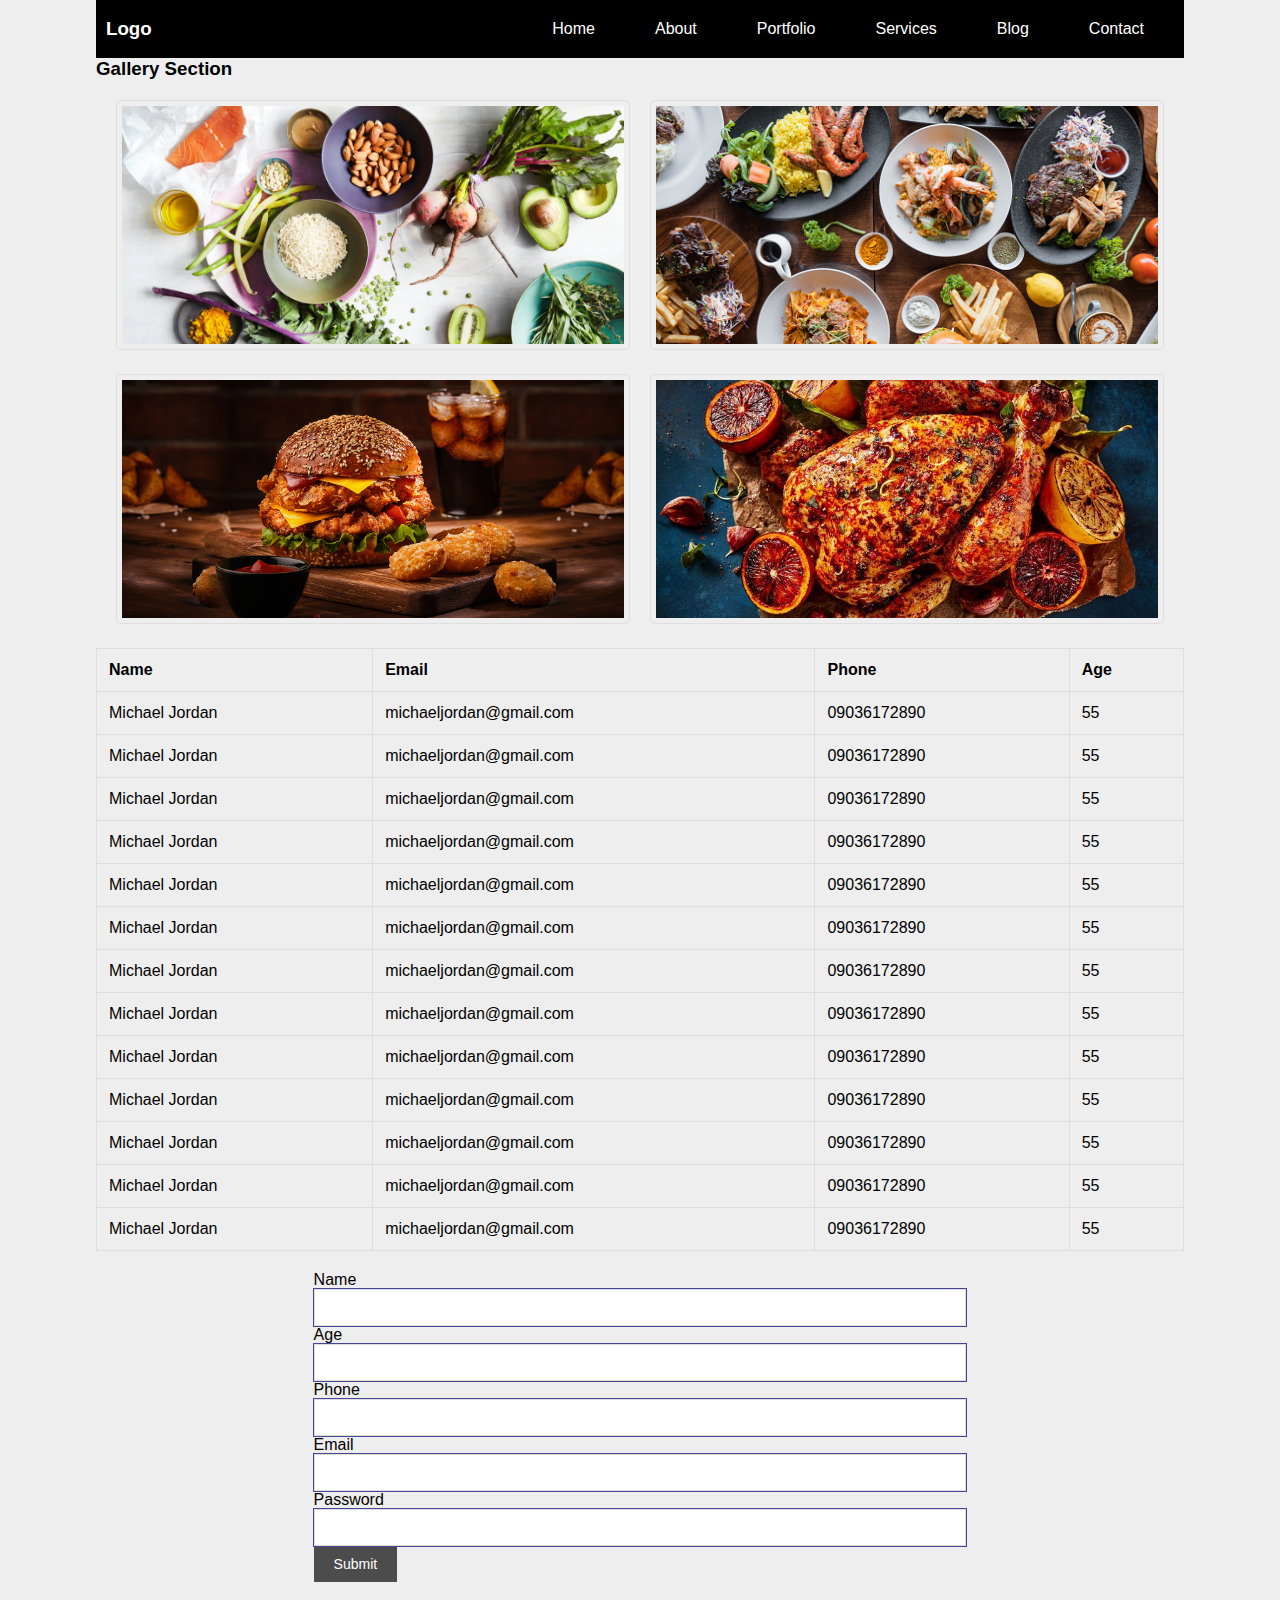
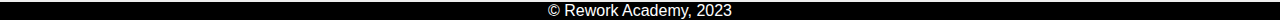
<file: Class 1/bootstrap/index.html>
<!DOCTYPE html>
<html lang="en">
  <head>
    <meta charset="UTF-8" />
    <meta http-equiv="X-UA-Compatible" content="IE=edge" />
    <meta name="viewport" content="width=device-width, initial-scale=1.0" />
    <link rel="stylesheet" href="./style.css" />
    <title>Bootstrap Website</title>
  </head>
  <body>
    <header class="container">
      <nav class="navigation bg-black flex-justify">
        <h3>Logo</h3>
        <ul class="navigation-items">
          <li><a class="navigation-links text-white" href="#">Home</a></li>
          <li><a class="navigation-links text-white" href="#">About</a></li>
          <li><a class="navigation-links text-white" href="#">Portfolio</a></li>
          <li><a class="navigation-links text-white" href="#">Services</a></li>
          <li><a class="navigation-links text-white" href="#">Blog</a></li>
          <li><a class="navigation-links text-white" href="#">Contact</a></li>
        </ul>
      </nav>
    </header>
    <main class="container">
      <div>
        <h3>Gallery Section</h3>
        <div class="container-full grid grid-col-2 gap-2 grid-col-m grid-col-sm">
          <div><img class="img-thumbnail" src="./images/food1.jpg" alt="Image" /></div>
          <div><img class="img-thumbnail" src="./images/food2.jpg" alt="Image" /></div>
          <div><img class="img-thumbnail" src="./images/food3.jpg" alt="Image" /></div>
          <div><img class="img-thumbnail" src="./images/food5.jpg" alt="Image" /></div>
        </div>
      </div>
      <table class="table table-odd table-bordered">
        <thead>
          <tr>
            <th>Name</th>
            <th>Email</th>
            <th>Phone</th>
            <th>Age</th>
          </tr>
        </thead>
        <tbody>
          <tr>
            <td>Michael Jordan</td>
            <td>michaeljordan@gmail.com</td>
            <td>09036172890</td>
            <td>55</td>
          </tr>
          <tr>
            <td>Michael Jordan</td>
            <td>michaeljordan@gmail.com</td>
            <td>09036172890</td>
            <td>55</td>
          </tr>
          <tr>
            <td>Michael Jordan</td>
            <td>michaeljordan@gmail.com</td>
            <td>09036172890</td>
            <td>55</td>
          </tr>
          <tr>
            <td>Michael Jordan</td>
            <td>michaeljordan@gmail.com</td>
            <td>09036172890</td>
            <td>55</td>
          </tr>
          <tr>
            <td>Michael Jordan</td>
            <td>michaeljordan@gmail.com</td>
            <td>09036172890</td>
            <td>55</td>
          </tr>
          <tr>
            <td>Michael Jordan</td>
            <td>michaeljordan@gmail.com</td>
            <td>09036172890</td>
            <td>55</td>
          </tr>
          <tr>
            <td>Michael Jordan</td>
            <td>michaeljordan@gmail.com</td>
            <td>09036172890</td>
            <td>55</td>
          </tr>
          <tr>
            <td>Michael Jordan</td>
            <td>michaeljordan@gmail.com</td>
            <td>09036172890</td>
            <td>55</td>
          </tr>
          <tr>
            <td>Michael Jordan</td>
            <td>michaeljordan@gmail.com</td>
            <td>09036172890</td>
            <td>55</td>
          </tr>
          <tr>
            <td>Michael Jordan</td>
            <td>michaeljordan@gmail.com</td>
            <td>09036172890</td>
            <td>55</td>
          </tr>
          <tr>
            <td>Michael Jordan</td>
            <td>michaeljordan@gmail.com</td>
            <td>09036172890</td>
            <td>55</td>
          </tr>
          <tr>
            <td>Michael Jordan</td>
            <td>michaeljordan@gmail.com</td>
            <td>09036172890</td>
            <td>55</td>
          </tr>
          <tr>
            <td>Michael Jordan</td>
            <td>michaeljordan@gmail.com</td>
            <td>09036172890</td>
            <td>55</td>
          </tr>
        </tbody>
      </table>
      <form action="" style="width: 60%; margin: 20px auto">
        <div><label for="">Name</label><input class="form-input" type="text" /></div>
        <div><label for="">Age</label><input class="form-input" type="text" /></div>
        <div><label for="">Phone</label><input class="form-input" type="text" /></div>
        <div><label for="">Email</label><input class="form-input" type="text" /></div>
        <div><label for="">Password</label><input class="form-input" type="text" /></div>
        <div>
          <button class="btn bg-grey text-white">Submit</button>
        </div>
      </form>
    </main>
    <footer class="bg-black text-white text-center">
      <p>&copy; Rework Academy, 2023</p>
    </footer>
  </body>
</html>
</file>
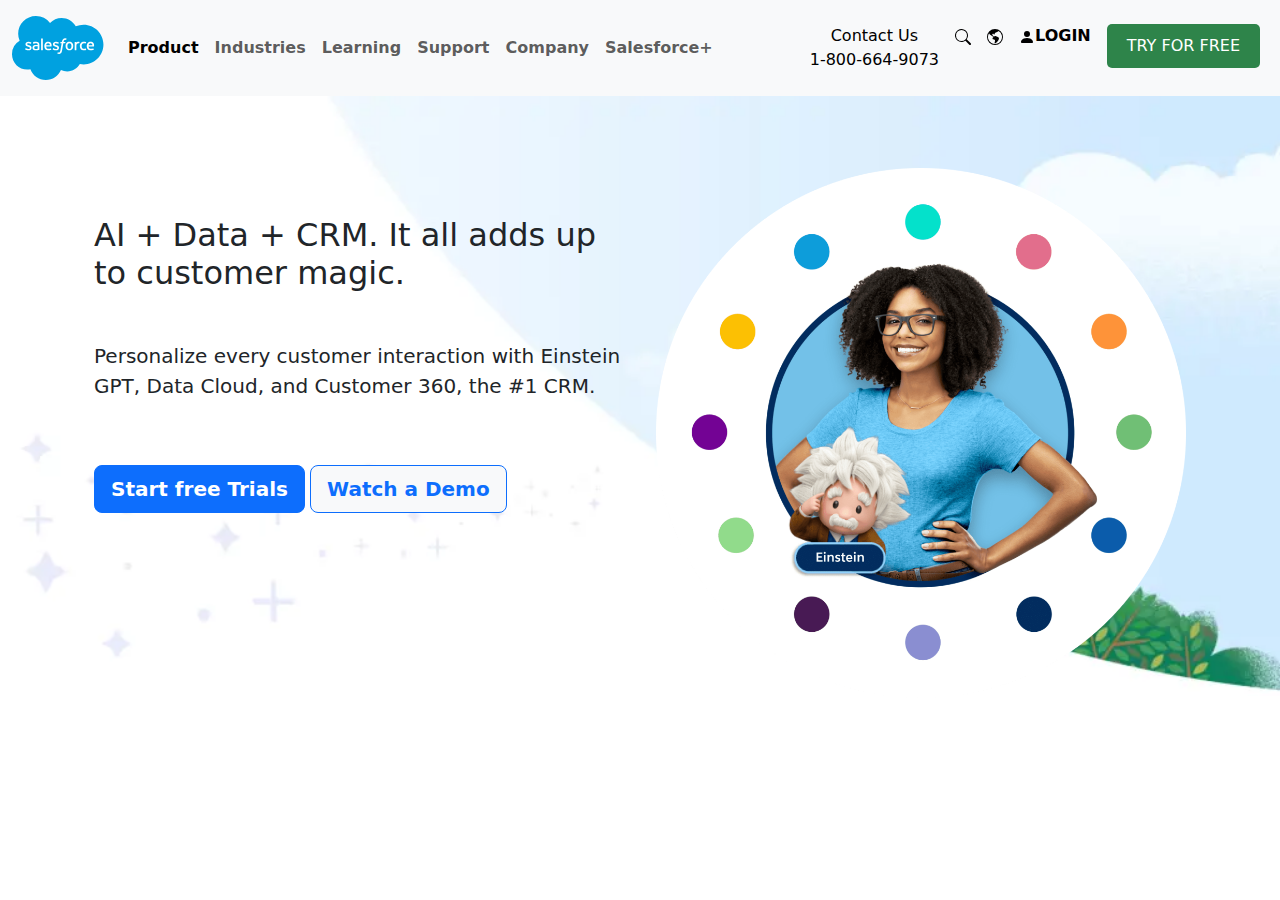
<file: Class 1/bootstrap/Assignment/index.html>
<!DOCTYPE html>
<html lang="en">
<head>
    <meta charset="UTF-8">
    <meta http-equiv="X-UA-Compatible" content="IE=edge">
    <meta name="viewport" content="width=device-width, initial-scale=1.0">
    <link rel="stylesheet" href="bootstrap.min.css">
    <title>Assingment 1</title>
</head>
<body>
    <nav class="navbar navbar-expand-lg bg-body-tertiary">
        <div class="container-fluid">
          <a class="navbar-brand" href="#"><img src="./img/logo-salesforce.svg" alt=""></a>
          <button class="navbar-toggler" type="button" data-bs-toggle="collapse" data-bs-target="#navbarText" aria-controls="navbarText" aria-expanded="false" aria-label="Toggle navigation">
            <span class="navbar-toggler-icon"></span>
          </button>
          <div class="collapse navbar-collapse" id="navbarText">
            <ul class="navbar-nav me-auto mb-2 mb-lg-0">
              <li class="nav-item">
                <a class="nav-link active" aria-current="page" href="#"><strong>Product</strong></a>
              </li>
              <li class="nav-item">
                <a class="nav-link" href="#"><strong>Industries</strong></a>
              </li>
              <li class="nav-item">
                <a class="nav-link" href="#"><Strong>Learning</Strong></a>
              </li>
              <li class="nav-item">
                <a class="nav-link" href="#"><Strong>Support</Strong></a>
              </li>
              <li class="nav-item">
                <a class="nav-link" href="#"><Strong>Company</Strong></a>
              </li>
              <li class="nav-item">
                <a class="nav-link" href="#"><Strong>Salesforce+</Strong></a>
              </li>
            </ul>
            <span class="navbar-text">
                <ul class="navbar-nav me-auto mb-2 mb-lg-0">
                    <li class="nav-item">
                      <a class="nav-link active" aria-current="page" href="#">Contact Us <br>
                        1-800-664-9073</a>
                    </li>
                    <li class="nav-item">
                      <a class="nav-link" href="#"><strong><svg xmlns="http://www.w3.org/2000/svg" width="16" height="16" fill="currentColor" class="bi bi-search" viewBox="0 0 16 16">
                        <path d="M11.742 10.344a6.5 6.5 0 1 0-1.397 1.398h-.001c.03.04.062.078.098.115l3.85 3.85a1 1 0 0 0 1.415-1.414l-3.85-3.85a1.007 1.007 0 0 0-.115-.1zM12 6.5a5.5 5.5 0 1 1-11 0 5.5 5.5 0 0 1 11 0z"/>
                      </svg></strong></a>
                    </li>
                    <li class="nav-item">
                      <a class="nav-link" href="#"><Strong><svg xmlns="http://www.w3.org/2000/svg" width="16" height="16" fill="currentColor" class="bi bi-globe-americas" viewBox="0 0 16 16">
                        <path d="M8 0a8 8 0 1 0 0 16A8 8 0 0 0 8 0ZM2.04 4.326c.325 1.329 2.532 2.54 3.717 3.19.48.263.793.434.743.484-.08.08-.162.158-.242.234-.416.396-.787.749-.758 1.266.035.634.618.824 1.214 1.017.577.188 1.168.38 1.286.983.082.417-.075.988-.22 1.52-.215.782-.406 1.48.22 1.48 1.5-.5 3.798-3.186 4-5 .138-1.243-2-2-3.5-2.5-.478-.16-.755.081-.99.284-.172.15-.322.279-.51.216-.445-.148-2.5-2-1.5-2.5.78-.39.952-.171 1.227.182.078.099.163.208.273.318.609.304.662-.132.723-.633.039-.322.081-.671.277-.867.434-.434 1.265-.791 2.028-1.12.712-.306 1.365-.587 1.579-.88A7 7 0 1 1 2.04 4.327Z"/>
                      </svg></Strong></a>
                    </li>
                    <li class="nav-item">
                      <a class="nav-link" href="#"><Strong><svg xmlns="http://www.w3.org/2000/svg" width="16" height="16" fill="currentColor" class="bi bi-person-fill" viewBox="0 0 16 16">
                        <path d="M3 14s-1 0-1-1 1-4 6-4 6 3 6 4-1 1-1 1H3Zm5-6a3 3 0 1 0 0-6 3 3 0 0 0 0 6Z"/>
                      </svg>LOGIN</Strong></a>
                    </li>
                    <li class="nav-item">
                      <a class="nav-link" href="#"><Strong><button class="try">TRY FOR FREE</button></Strong></a>
                    </li>
                </ul>
            </span>
          </div>
        </div>
      </nav>
      <div class="banner lg-6 md-6-sm-12" >
        <div class="banner- d-flex justify-content-between-sm-between align-items-center-sm-between position-relative p-2 lg6 mt-5 container-fluid container-lg container-md container-sm" >
            <div class="left w-50 p-3 "><h1 class=" h1 fs-2 fw-1 mt-5">AI + Data + CRM. It all adds up to customer magic.</h1>
                <p class="mt-5 fs-5">Personalize every customer interaction with Einstein GPT, Data Cloud, and Customer 360, the #1 CRM.</p>
                <button class="btn btn-primary btn-lg  mt-5"><strong>Start free Trials</strong></button> <button class="mt-5 btn btn-light btn-outline-primary btn-lg"><strong>Watch a Demo</strong></button>
            </div>
            <div class="right w-50 p-3 md-6-sm-12">
                <img class="w-100 img-fluid" src="./img/girl.webp" alt="">
            </div>
        </div>
      </div>
        <div  class="mt-10">
            <h2>What's new at Salesforce?</h2></div>
      <style>

        .navbar-text{
            display: flex;
            align-items: center;
            text-align: center;
            gap: 2rem;
        }
        .try{
            padding: 10px 20px;
            background-color: #2e844a ;
            border: none;
            color: white;
            border-radius: 5px;
        }

        .banner{
            background-image: url(./img/background\ image.webp);
            height: 600px;
            width: 100%;
            background-repeat: no-repeat;
            background-size: cover;
            position: absolute;
        }

    
      </style>

    <script src="popper.min.js"></script>
    <script src="bootstrap.bundle.min.js"></script>
</body>
</html>
</file>
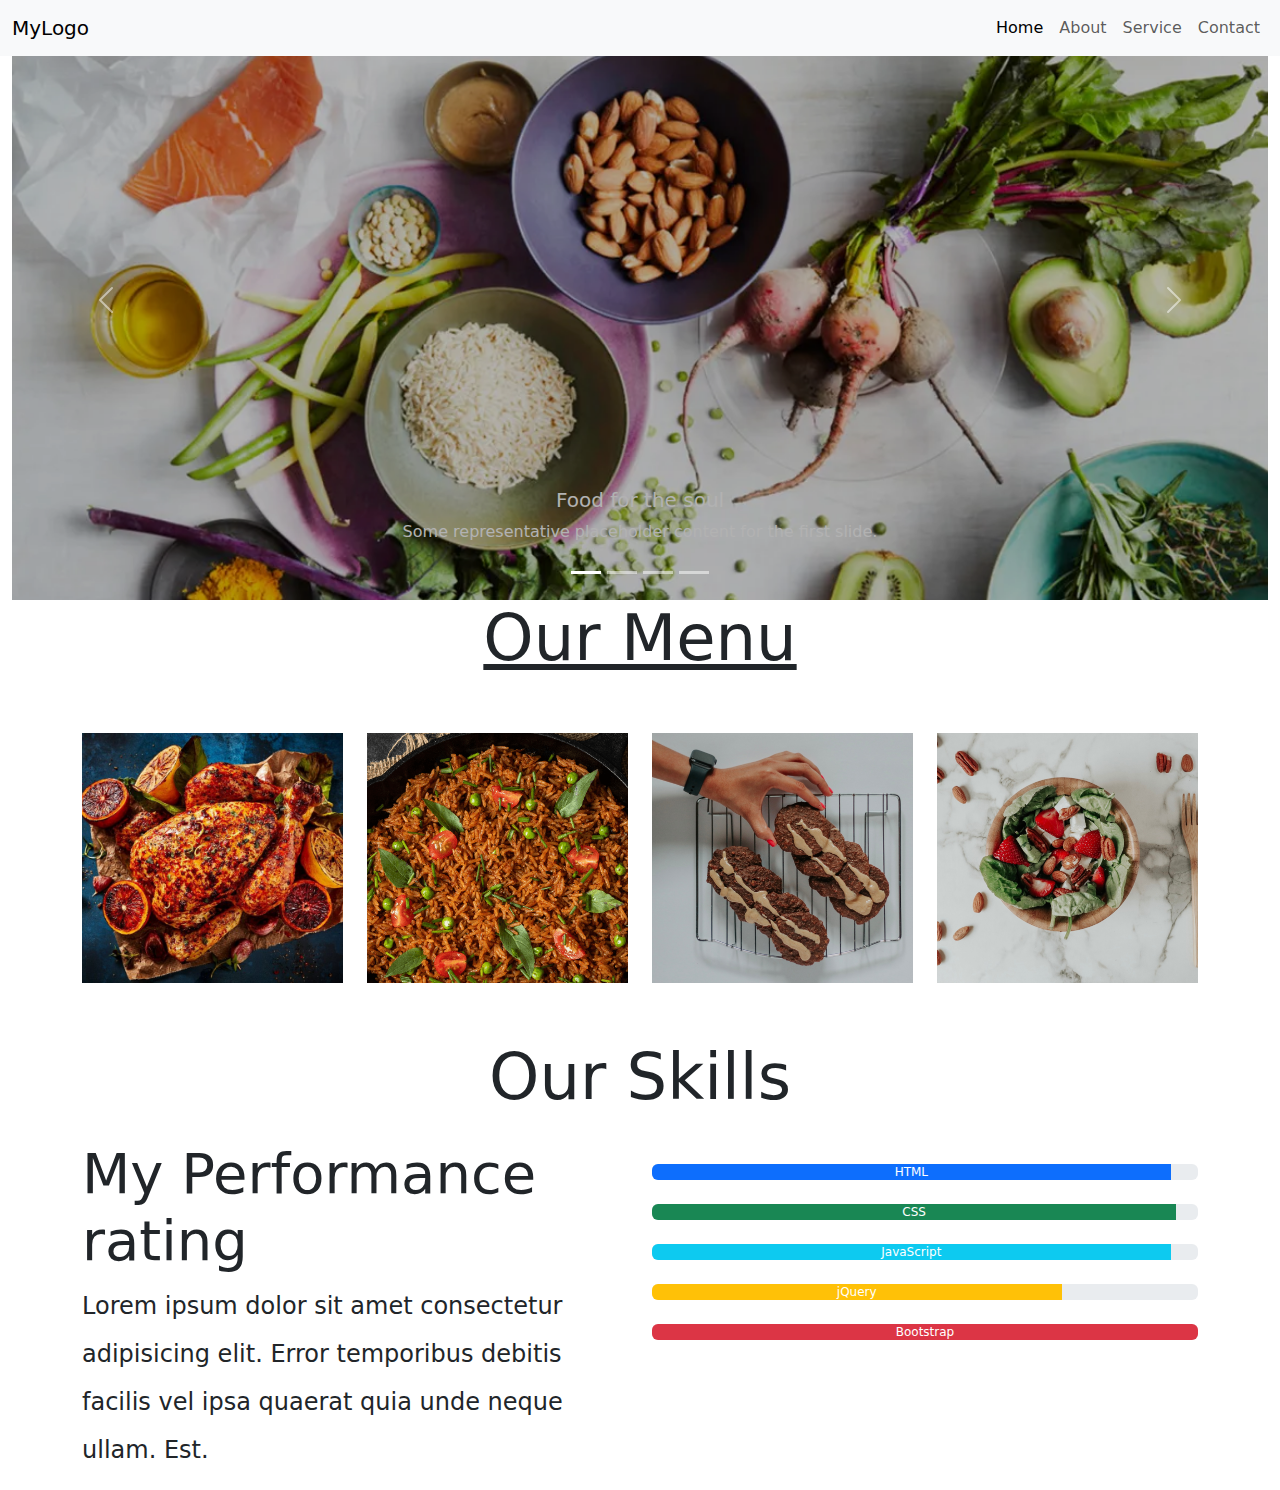
<file: Class 1/bootstrap/home.html>
<!DOCTYPE html>
<html lang="en">
  <head>
    <meta charset="UTF-8" />
    <meta http-equiv="X-UA-Compatible" content="IE=edge" />
    <meta name="viewport" content="width=device-width, initial-scale=1.0" />
    <link rel="stylesheet" href="./bootstrap.min.css" />
    <title>Bootstrap</title>
  </head>
  <style>
    body {
      overflow-x: hidden;
    }
    .carousel-inner::after {
      position: absolute;
      background: rgba(0, 0, 0, 0.3);
      width: 100%;
      height: 100%;
    }
    .carousel-item img {
      height: 600px;
      object-fit: cover;
      object-position: top;
    }
    .row img {
      height: 250px;
      object-fit: cover;
      width: 100%;
    }
  </style>
  <body>
    <div class="container-fluid">
      <header>
        <nav class="navbar navbar-expand-md bg-body-tertiary fixed-top">
          <div class="container-fluid">
            <a class="navbar-brand" href="home.html">MyLogo</a>
            <button
              class="navbar-toggler"
              type="button"
              data-bs-toggle="collapse"
              data-bs-target="#navbarNav"
              aria-controls="navbarNav"
              aria-expanded="false"
              aria-label="Toggle navigation"
            >
              <span class="navbar-toggler-icon"></span>
            </button>
            <div class="collapse navbar-collapse" id="navbarNav">
              <ul class="navbar-nav ms-auto">
                <li class="nav-item">
                  <a class="nav-link active" aria-current="page" href="#">Home</a>
                </li>
                <li class="nav-item">
                  <a class="nav-link" href="#">About</a>
                </li>
                <li class="nav-item">
                  <a class="nav-link" href="#">Service</a>
                </li>
                <li class="nav-item">
                  <a class="nav-link">Contact</a>
                </li>
              </ul>
            </div>
          </div>
        </nav>
      </header>
      <main>
        <div class="banner">
          <div id="carouselExampleCaptions" class="carousel slide">
            <div class="carousel-indicators">
              <button type="button" data-bs-target="#carouselExampleCaptions" data-bs-slide-to="0" class="active" aria-current="true" aria-label="Slide 1"></button>
              <button type="button" data-bs-target="#carouselExampleCaptions" data-bs-slide-to="1" aria-label="Slide 2"></button>
              <button type="button" data-bs-target="#carouselExampleCaptions" data-bs-slide-to="2" aria-label="Slide 3"></button>
              <button type="button" data-bs-target="#carouselExampleCaptions" data-bs-slide-to="3" aria-label="Slide 4"></button>
            </div>
            <div class="carousel-inner">
              <div class="carousel-item active">
                <img src="./images/food1.jpg" class="d-block w-100" alt="Image" />
                <div class="carousel-caption d-none d-md-block">
                  <h5>Food for the soul</h5>
                  <p>Some representative placeholder content for the first slide.</p>
                </div>
              </div>
              <div class="carousel-item">
                <img src="./images/food2.jpg" class="d-block w-100" alt="Image" />
                <div class="carousel-caption d-none d-md-block">
                  <h5>Seafood and Assorted stuff</h5>
                  <p>Some representative placeholder content for the second slide.</p>
                </div>
              </div>
              <div class="carousel-item">
                <img src="./images/food3.jpg" class="d-block w-100" alt="..." />
                <div class="carousel-caption d-none d-md-block">
                  <h5>Delicious Hamburger</h5>
                  <p>Some representative placeholder content for the third slide.</p>
                </div>
              </div>
              <div class="carousel-item">
                <img src="./images/food6.jpg" class="d-block w-100" alt="Image" />
                <div class="carousel-caption d-none d-md-block">
                  <h5>American Jollof</h5>
                  <p>Some representative placeholder content for the third slide.</p>
                </div>
              </div>
            </div>
            <button class="carousel-control-prev" type="button" data-bs-target="#carouselExampleCaptions" data-bs-slide="prev">
              <span class="carousel-control-prev-icon" aria-hidden="true"></span>
              <span class="visually-hidden">Previous</span>
            </button>
            <button class="carousel-control-next" type="button" data-bs-target="#carouselExampleCaptions" data-bs-slide="next">
              <span class="carousel-control-next-icon" aria-hidden="true"></span>
              <span class="visually-hidden">Next</span>
            </button>
          </div>
        </div>
        <section class="container">
          <h3 class="display-3 text-center text-decoration-underline">Our Menu</h3>
          <div class="row py-5">
            <div class="col-lg-3 col-md-6 mb-2 col-sm-12">
              <img class="img-fluid" src="./images/food5.jpg" alt="" />
            </div>
            <div class="col-lg-3 col-md-6 mb-2 col-sm-12">
              <img class="img-fluid" src="./images/food6.jpg" alt="" />
            </div>
            <div class="col-lg-3 col-md-6 mb-2 col-sm-12">
              <img class="img-fluid" src="./images/food7.jpg" alt="" />
            </div>
            <div class="col-lg-3 col-md-6 mb-2 col-sm-12">
              <img class="img-fluid" src="./images/food8.jpg" alt="" />
            </div>
          </div>
        </section>
        <section class="container">
          <h3 class="display-3 text-center mb-4">Our Skills</h3>
          <div class="row">
            <div class="col-lg-6">
              <h4 class="lead display-4 fw-normal p4-2">My Performance rating</h4>
              <p class="lh-lg fs-4">Lorem ipsum dolor sit amet consectetur adipisicing elit. Error temporibus debitis facilis vel ipsa quaerat quia unde neque ullam. Est.</p>
            </div>
            <div class="col-lg-6">
              <div class="progress my-4" role="progressbar" aria-label="Basic example" aria-valuenow="95" aria-valuemin="0" aria-valuemax="100">
                <div class="progress-bar" style="width: 95%">HTML</div>
              </div>
              <div class="progress my-4" role="progressbar" aria-label="Basic example" aria-valuenow="96" aria-valuemin="0" aria-valuemax="100">
                <div class="progress-bar bg-success" style="width: 96%">CSS</div>
              </div>
              <div class="progress my-4" role="progressbar" aria-label="Basic example" aria-valuenow="95" aria-valuemin="0" aria-valuemax="100">
                <div class="progress-bar bg-info" style="width: 95%">JavaScript</div>
              </div>
              <div class="progress my-4" role="progressbar" aria-label="Basic example" aria-valuenow="75" aria-valuemin="0" aria-valuemax="100">
                <div class="progress-bar bg-warning" style="width: 75%">jQuery</div>
              </div>
              <div class="progress my-4" role="progressbar" aria-label="Basic example" aria-valuenow="100" aria-valuemin="0" aria-valuemax="100">
                <div class="progress-bar bg-danger" style="width: 100%">Bootstrap</div>
              </div>
            </div>
          </div>
        </section>
      </main>
      <footer></footer>
    </div>
  </body>
  <script src="./bootstrap.bundle.min.js"></script>
</html>
</file>
<file: Class 1/bootstrap/style.css>
* {
  margin: 0;
  padding: 0;
  box-sizing: border-box;
}
body {
  font-family: Arial, Helvetica, sans-serif;
  background-color: #eeeeee;
}
.container {
  width: 85%;
  margin: 0 auto;
  max-width: 1600px;
}
.container-full {
  padding: 20px;
}
.navigation {
  padding: 10px;
  align-items: center;
  display: flex;
}
.navigation-items {
  display: flex;
  margin-left: auto;
  list-style: none;
}
.navigation-links {
  padding: 10px;
  display: block;
  font-size: 16px;
  margin: 0 20px;
  color: black;
  text-decoration: none;
}
.grid {
  display: grid;
}
.flex {
  display: flex;
}
.grid-col-1 {
  grid-template-columns: repeat(1, 1fr);
}
.grid-col-2 {
  grid-template-columns: repeat(2, 1fr);
}
.grid-col-3 {
  grid-template-columns: repeat(3, 1fr);
}
.grid-col-4 {
  grid-template-columns: repeat(4, 1fr);
}
.grid-col-5 {
  grid-template-columns: repeat(5, 1fr);
}
.grid-col-6 {
  grid-template-columns: repeat(6, 1fr);
}
.gap-1 {
  gap: 10px;
}
.gap-2 {
  gap: 20px;
}
.gap-3 {
  gap: 30px;
}
.gap-4 {
  gap: 40px;
}
.gap-5 {
  gap: 50px;
}
.flex-justify {
  justify-content: space-between;
}
.table {
  width: 100%;
  text-align: left;
  border-collapse: collapse;
}
.table th,
.table td {
  padding: 12px;
}
.table tr {
  border: 1px solid #dedede;
}
.table-bordered th,
.table-bordered td {
  border: 1px solid #dedede;
}
.table-even tr:nth-child(:even) {
  background-color: black;
  color: white;
}
.table-odd tr:nth-child(:odd) {
  background-color: black;
  color: white;
}
.table-black {
  background-color: black;
  color: white;
}
.form {
  width: 100%;
  margin: 0 auto;
}
.form-input {
  width: 100%;
  padding: 10px 5px;
  border: 1px solid #dedede;
  outline: 1px solid #454598;
  display: block;
}
.btn {
  padding: 10px 20px;
  border: none;
  cursor: pointer;
  font-size: 14px;
}
.text-white {
  color: #ffffff;
}
.text-dark {
  color: #000000;
}
.text-primary {
  color: #37377a;
}
.text-secondary {
  color: #039f03;
}
.text-danger {
  color: #ec3c3c;
}
.bg-black {
  background-color: #000000;
  color: #ffffff;
}
.bg-blue {
  background-color: #0404d0;
  color: #ffffff;
}
.bg-yellow {
  background-color: yellow;
  color: #272727;
}
.bg-danger {
  background-color: #c70404;
  color: #ffffff;
}
.bg-nature {
  background-color: #015d01;
  color: #ffffff;
}
.bg-grey {
  background-color: rgb(76, 76, 76);
  color: #ffffff;
}
.img-full {
  width: 100%;
  object-fit: cover;
}
.img-thumbnail {
  padding: 5px;
  border: 1px solid #dedede;
  border-radius: 5px;
  width: 100%;
  height: 250px;
  object-fit: cover;
}
.text-center {
  text-align: center;
}
@media (max-width: 780px) {
  .grid-col-m {
    grid-template-columns: repeat(2, 1fr);
  }
}
@media (max-width: 620px) {
  .grid-col-sm {
    grid-template-columns: repeat(1, 1fr);
  }
}
</file>
